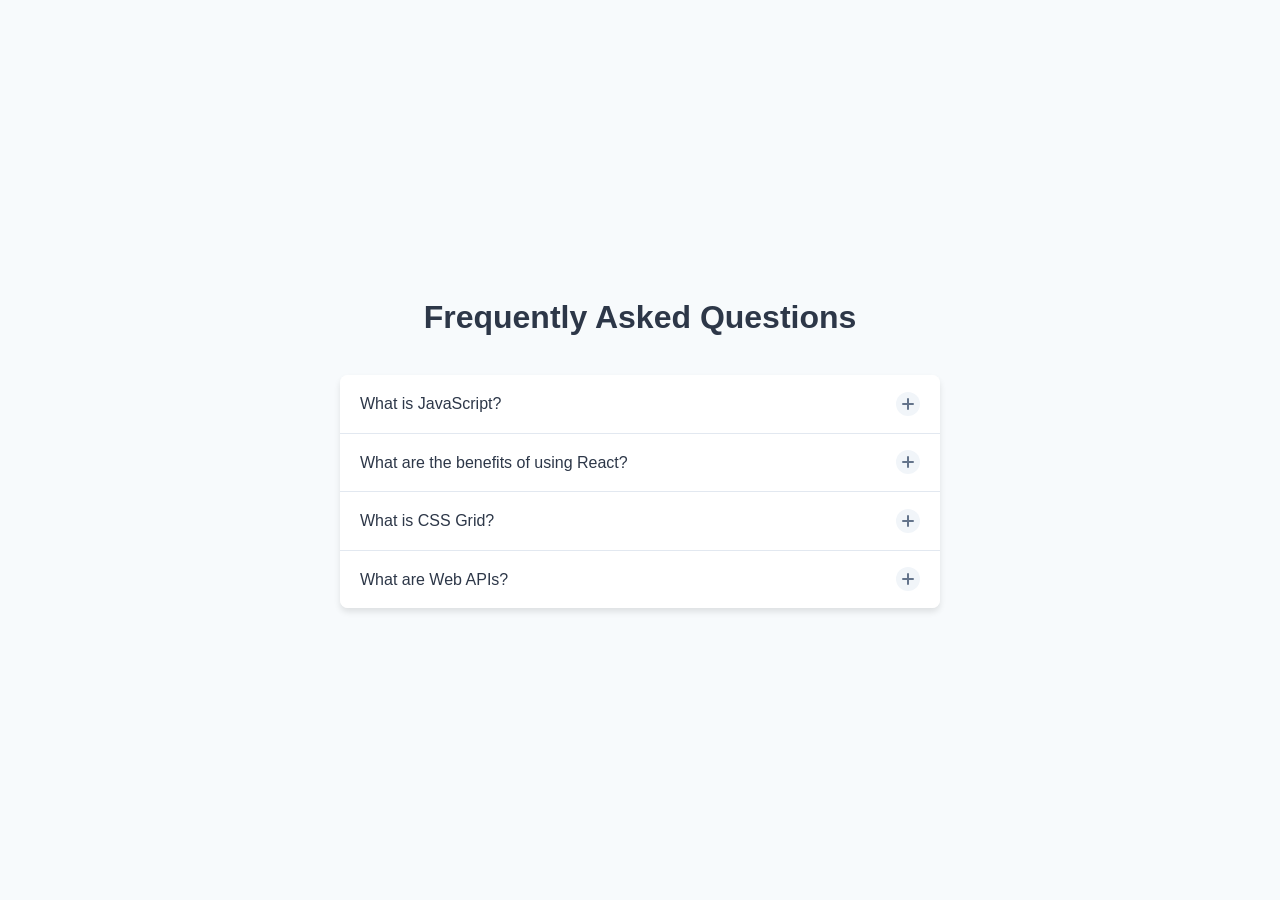
<file: accordian_component/index.html>
<!DOCTYPE html>
<html lang="en">
  <head>
    <meta charset="UTF-8" />
    <meta name="viewport" content="width=device-width, initial-scale=1.0" />
    <title>Accordion Component</title>
    <link rel="stylesheet" href="style.css" />
  </head>
  <body>
    <div class="container">
      <h1 class="title">Frequently Asked Questions</h1>
      <div class="accordion">
        <div class="accordion-item">
          <div class="accordion-header">
            <span class="accordion-title">What is JavaScript?</span>
            <span class="accordion-icon"></span>
          </div>
          <div class="accordion-content">
            <div class="accordion-body">
              JavaScript is a high-level, interpreted programming language that
              conforms to the ECMAScript specification. It is used to create
              interactive effects within web browsers, server-side development,
              mobile applications, and more.
            </div>
          </div>
        </div>

        <div class="accordion-item">
          <div class="accordion-header">
            <span class="accordion-title"
              >What are the benefits of using React?</span
            >
            <span class="accordion-icon"></span>
          </div>
          <div class="accordion-content">
            <div class="accordion-body">
              React offers several benefits including a virtual DOM for better
              performance, reusable components, unidirectional data flow, and a
              strong community. It makes building complex user interfaces more
              manageable and maintainable.
            </div>
          </div>
        </div>

        <div class="accordion-item">
          <div class="accordion-header">
            <span class="accordion-title">What is CSS Grid?</span>
            <span class="accordion-icon"></span>
          </div>
          <div class="accordion-content">
            <div class="accordion-body">
              CSS Grid is a powerful layout system that allows you to create
              two-dimensional grid-based layouts. It provides a more efficient
              way to arrange elements in rows and columns, making complex
              layouts easier to achieve.
            </div>
          </div>
        </div>

        <div class="accordion-item">
          <div class="accordion-header">
            <span class="accordion-title">What are Web APIs?</span>
            <span class="accordion-icon"></span>
          </div>
          <div class="accordion-content">
            <div class="accordion-body">
              Web APIs are programming interfaces for web browsers that provide
              additional functionality like DOM manipulation, geolocation,
              canvas drawing, and more. They allow JavaScript to interact with
              the browser and enhance web applications.
            </div>
          </div>
        </div>
      </div>
    </div>
    <script src="script.js"></script>
  </body>
</html>
</file>
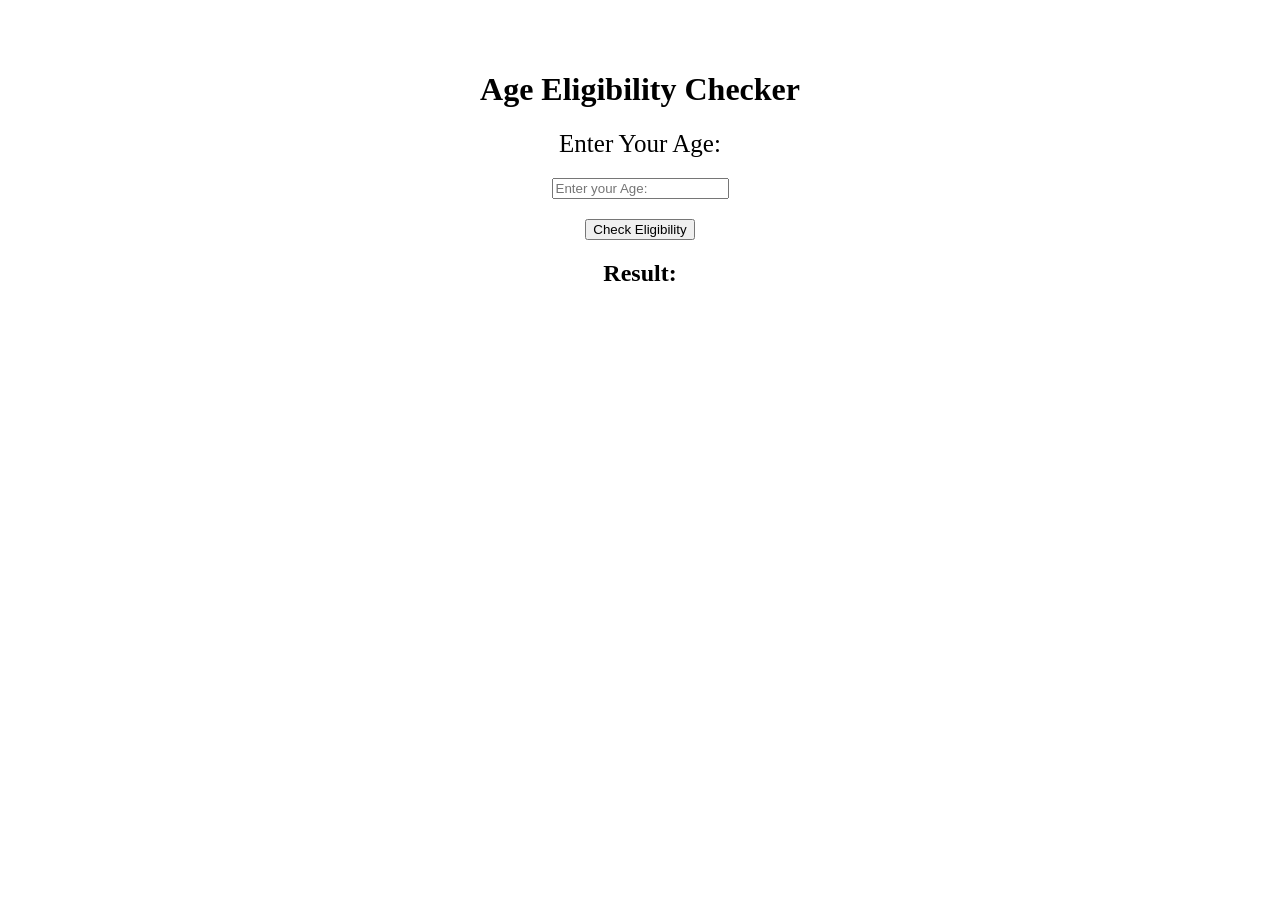
<file: Age_Checker/index.html>
<!DOCTYPE html>
<html lang="en">
<head>
    <meta charset="UTF-8">
    <meta name="viewport" content="width=device-width, initial-scale=1.0">
    <title>AGE CHECKER</title>
</head>
<style>
    body{
        display: flex;
        justify-content: center;
        flex-direction: column;
        align-items: center;
        margin: 50px;
        border: 5px;
    }
    input{
        margin: 20px;
    }
    label{
        font-size: 25px;
    }
</style>

<body>
    
    <h1>Age Eligibility Checker</h1>
    <label for="">Enter Your Age: </label>
    <input type="number" id="ageInput" placeholder="Enter your Age: ">
    <button id="checkButton">Check Eligibility</button>
    <h2>Result: </h2>
    <p id="result"></p>
    
    
    <script src="script.js" ></script>
    
</body>
</html>
</file>
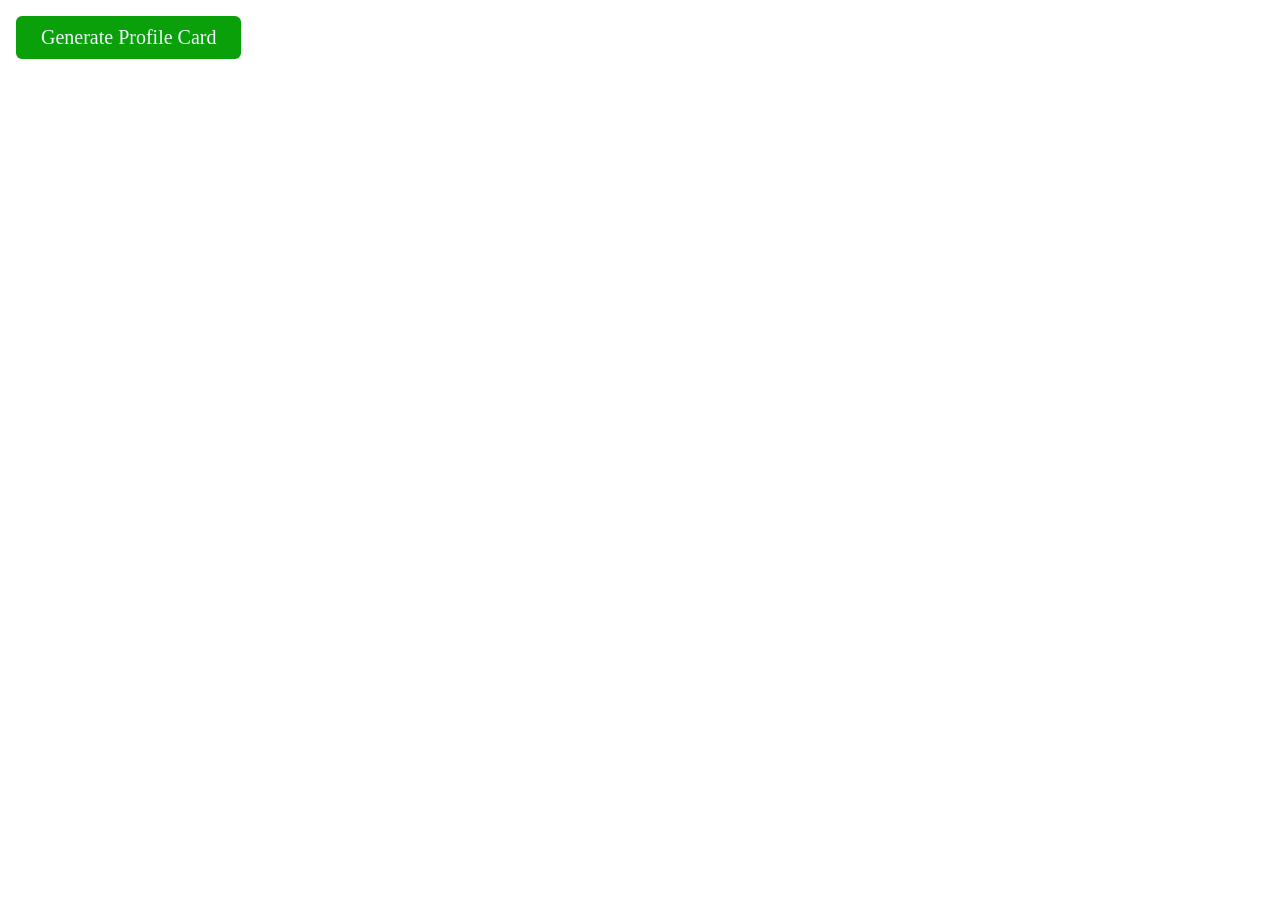
<file: Card_Generator/index.html>
<!DOCTYPE html>
<html lang="en">
<head>
    <meta charset="UTF-8">
    <meta name="viewport" content="width=device-width, initial-scale=1.0">
    <title>Card Generator</title>
</head>
<link rel="stylesheet" href="style.css">

<body>
    <div id="app"></div>
    <button id="generateBtn">Generate Profile Card</button>
    <script src="script.js"></script>
    
</body>
</html>
</file>
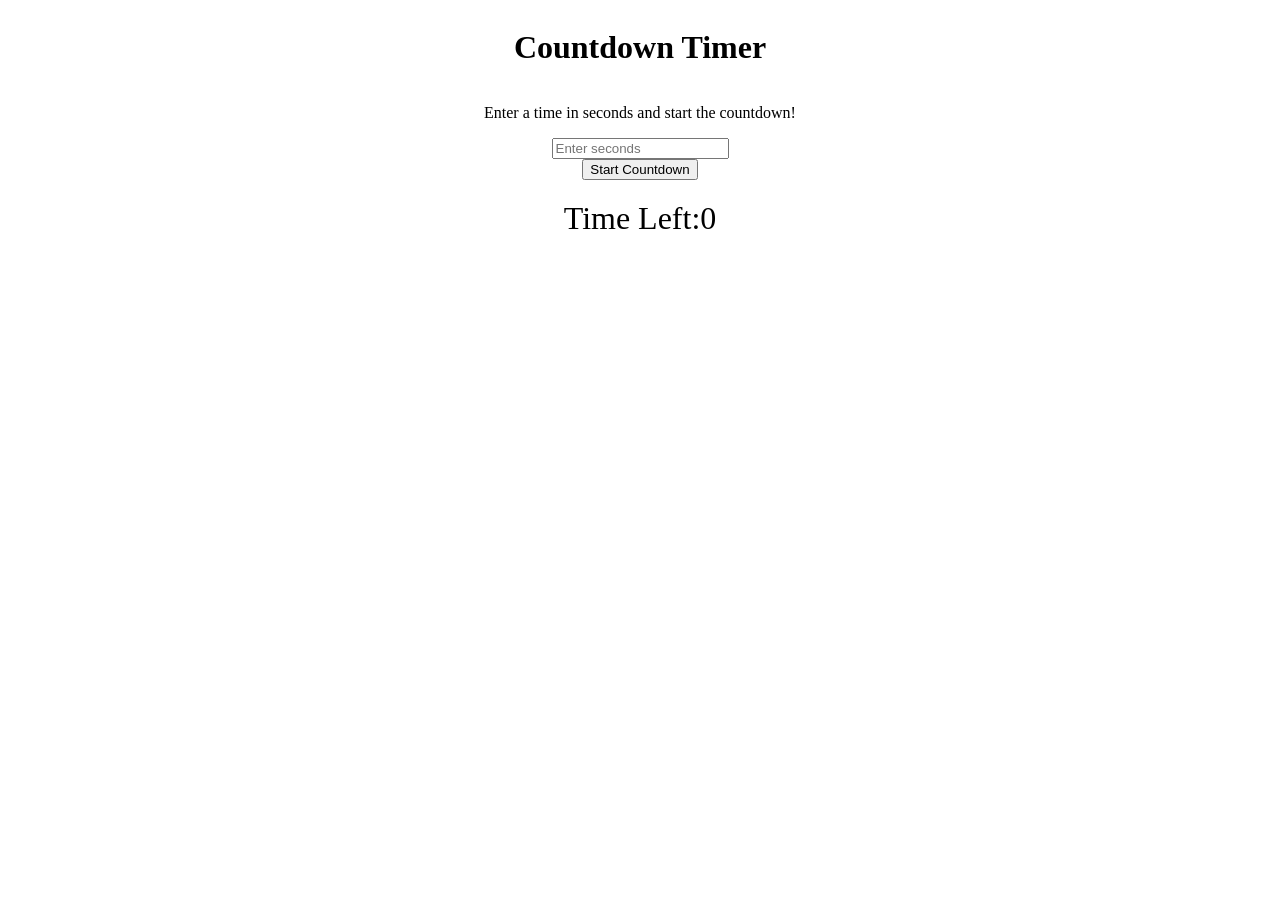
<file: Count_Down/index.html>
<!DOCTYPE html>
<html lang="en">
  <head>
    <meta charset="UTF-8" />
    <meta name="viewport" content="width=device-width, initial-scale=1.0" />
    <title>Count_Down</title>
    <style>
      body {
        display: flex;
        justify-content: center;
        flex-direction: column;
        align-items: center;
      }
      #timer {
        font-size: 2rem; 
        margin-top: 20px;
      }
    </style>
  </head>
  <body>
    <h1>Countdown Timer</h1>
    <p>Enter a time in seconds and start the countdown!</p>
    <input type="number" id="timeInput" placeholder="Enter seconds" min="1" />
    <button id="startBtn">Start Countdown</button>
    <p id="timer">Time Left:0</p>
    <script src="script.js"></script>
  </body>
</html>
</file>
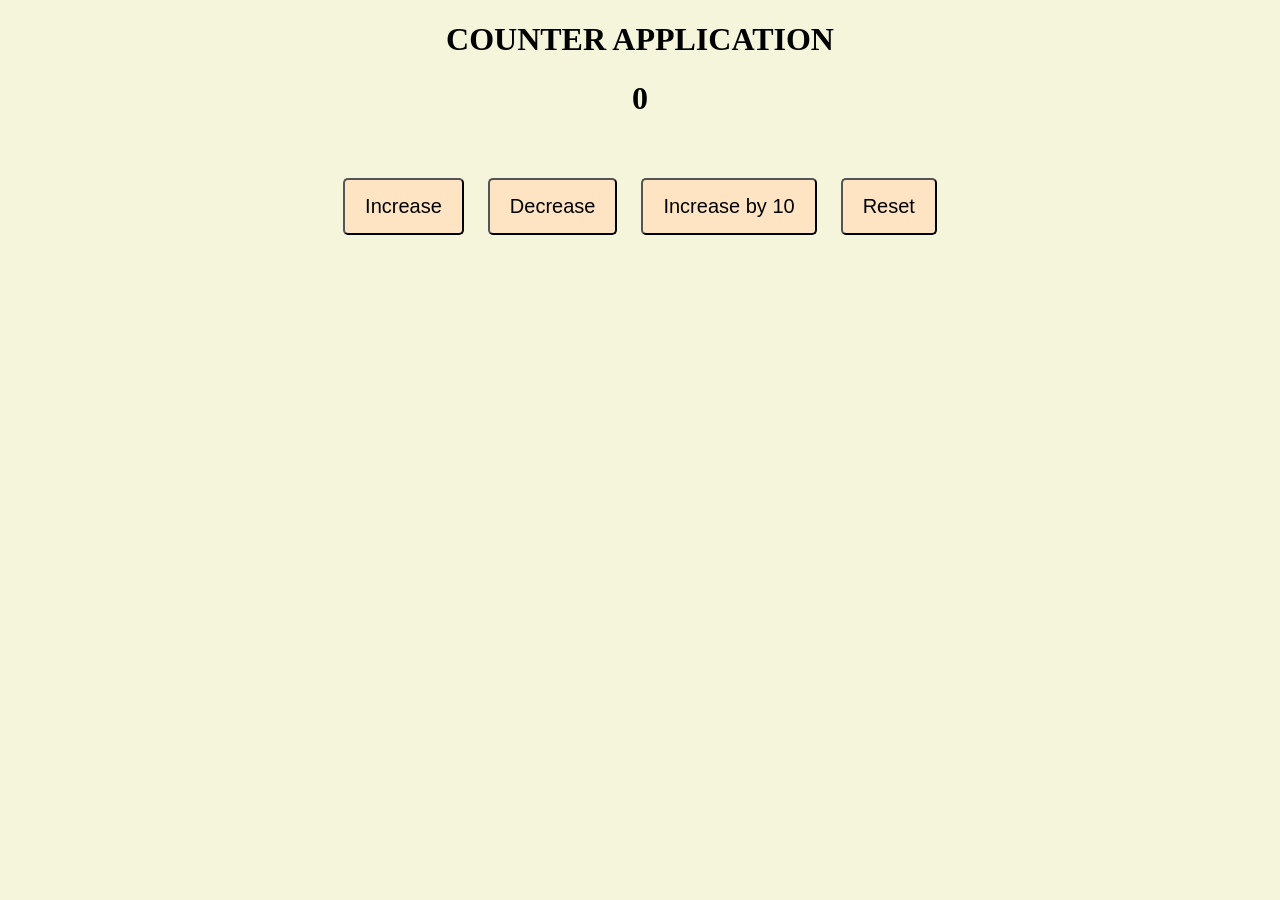
<file: Counter/index.html>
<!DOCTYPE html>
<html lang="en">
<head>
    <meta charset="UTF-8">
    <meta name="viewport" content="width=device-width, initial-scale=1.0">
    <title>Counter</title>
</head>
<style>
    body{
        background-color: beige;
        text-align: center;
    }

    button{
        border-radius: 5px;
        background-color: bisque;
        padding: 15px;
        margin: 10px;
        font-size: 20px;
        padding-left: 20px;
        padding-right: 20px;
        margin-top: 40px;
    }

</style>
<body>
    <h1>COUNTER APPLICATION</h1>
    <h1 class="counter">0</h1>

    <button class="increase">Increase</button>
    <button class="decrease">Decrease</button>
    <button class="increase10">Increase by 10</button>
    <button class="reset">Reset</button>

    
</body>
<script src="script.js"></script>
</html>
</file>
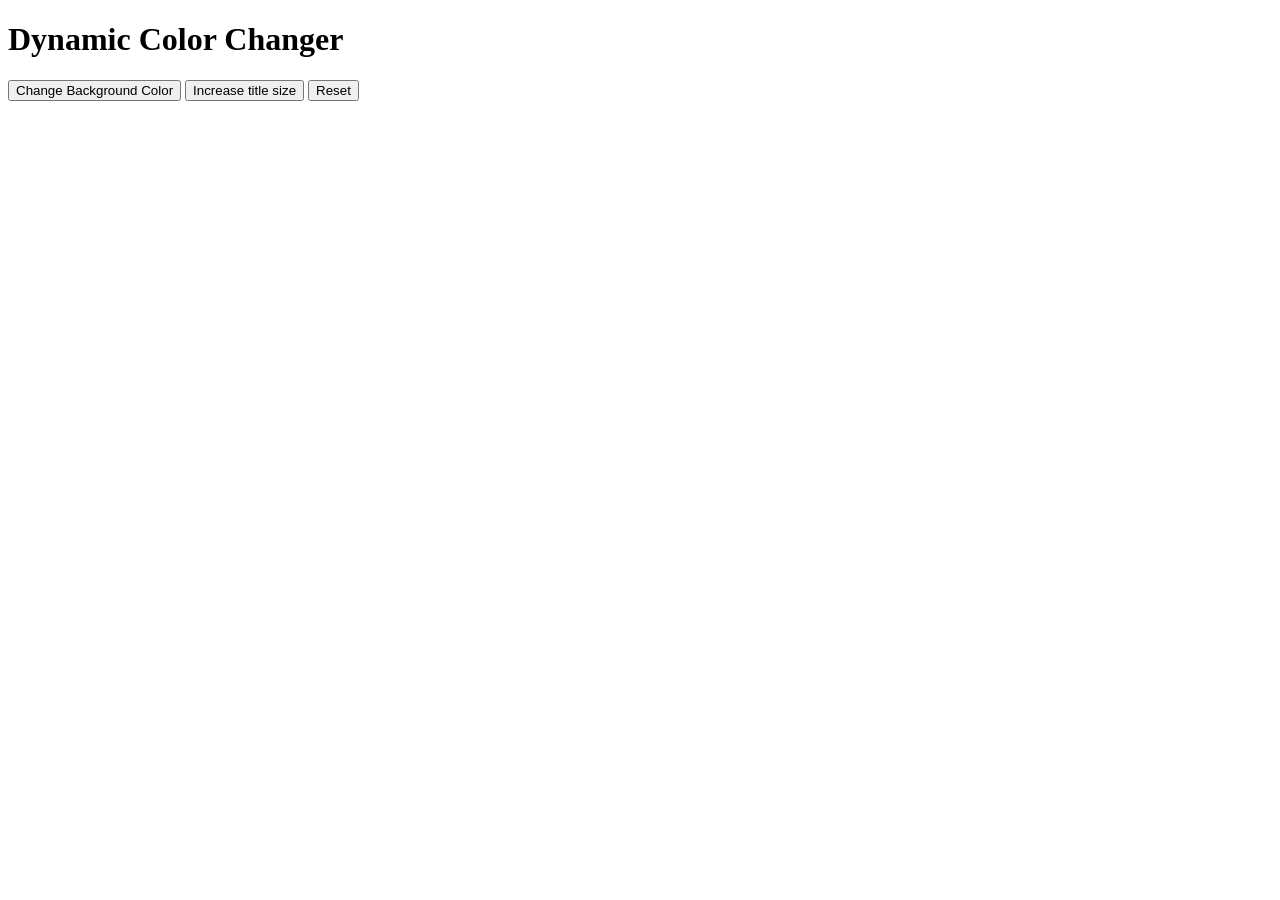
<file: Dynamic_Color_Changer/index.html>
<!DOCTYPE html>
<html lang="en">
<head>
    <meta charset="UTF-8">
    <meta name="viewport" content="width=device-width, initial-scale=1.0">
    <title>Document</title>
</head>
<body>
    <h1 class="title">Dynamic Color Changer</h1>
    <button class="btn1">Change Background Color</button>
    <button class="btn2">Increase title size</button>
    <button class="btn3">Reset</button>
    <script src="script.js"></script>
    
</body>
</html>
</file>
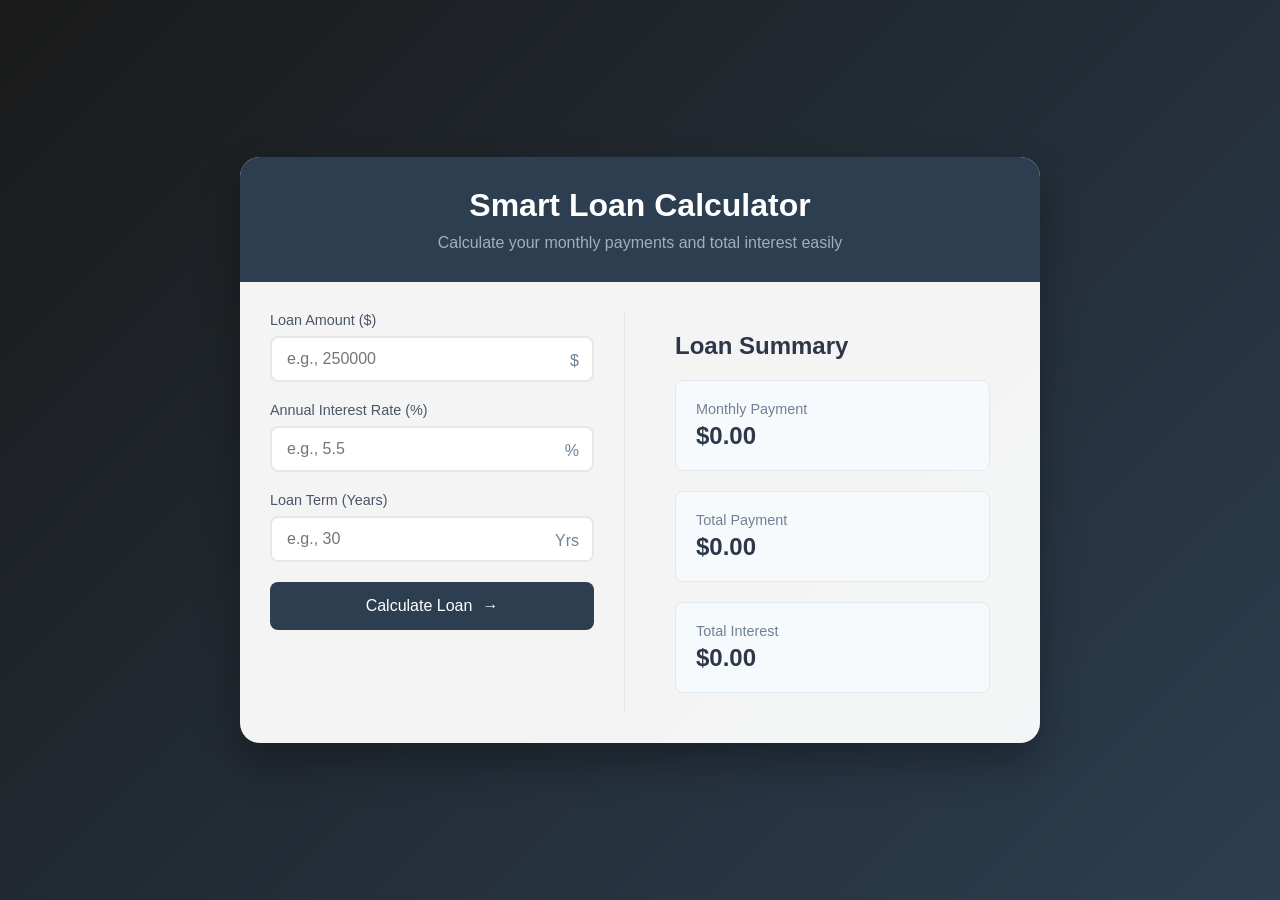
<file: Loan_Calculator/index.html>
<!DOCTYPE html>
<html lang="en">
  <head>
    <meta charset="UTF-8" />
    <meta name="viewport" content="width=device-width, initial-scale=1.0" />
    <title>Smart Loan Calculator</title>
    <link rel="stylesheet" href="style.css" />
  </head>
  <body>
    <div class="container">
      <div class="calculator">
        <div class="calculator-header">
          <h2>Smart Loan Calculator</h2>
          <p class="subtitle">
            Calculate your monthly payments and total interest easily
          </p>
        </div>

        <div class="calculator-body">
          <div class="input-section">
            <div class="input-group">
              <label for="amount">Loan Amount ($)</label>
              <input type="number" id="amount" placeholder="e.g., 250000" />
              <span class="input-icon">$</span>
            </div>
            <div class="input-group">
              <label for="interest">Annual Interest Rate (%)</label>
              <input
                type="number"
                id="interest"
                step="0.1"
                placeholder="e.g., 5.5"
              />
              <span class="input-icon">%</span>
            </div>
            <div class="input-group">
              <label for="years">Loan Term (Years)</label>
              <input type="number" id="years" placeholder="e.g., 30" />
              <span class="input-icon">Yrs</span>
            </div>
            <button id="calculateBtn">
              Calculate Loan <span class="button-icon">→</span>
            </button>
          </div>

          <div class="results" id="results">
            <h3>Loan Summary</h3>
            <div class="result-grid">
              <div class="result-item">
                <span class="result-label">Monthly Payment</span>
                <span class="result-value" id="monthly">$0.00</span>
              </div>
              <div class="result-item">
                <span class="result-label">Total Payment</span>
                <span class="result-value" id="total">$0.00</span>
              </div>
              <div class="result-item">
                <span class="result-label">Total Interest</span>
                <span class="result-value" id="totalInterest">$0.00</span>
              </div>
            </div>
          </div>
        </div>
      </div>
    </div>
    <script src="script.js"></script>
  </body>
</html>
</file>
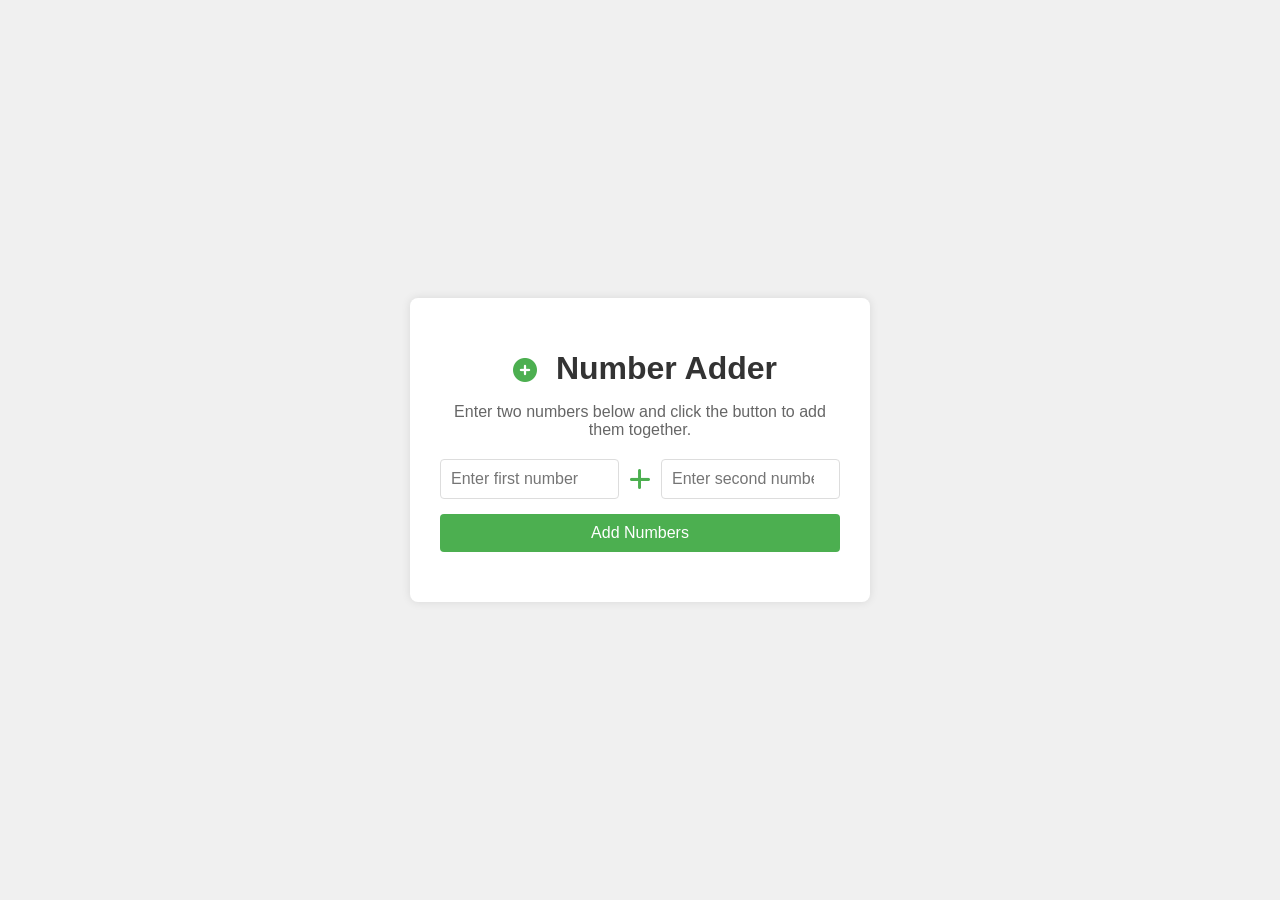
<file: Number Adder/index.html>
<!DOCTYPE html>
<html lang="en">
  <head>
    <meta charset="UTF-8" />
    <meta name="viewport" content="width=device-width, initial-scale=1.0" />
    <title>Number Adder</title>
    <link
      rel="stylesheet"
      href="https://cdnjs.cloudflare.com/ajax/libs/font-awesome/6.4.0/css/all.min.css"
    />
    <link rel="stylesheet" href="style.css" />
  </head>
  <body>
    <div class="container">
      <h1><i class="fas fa-plus-circle icon"></i> Number Adder</h1>
      <p>Enter two numbers below and click the button to add them together.</p>
      <div class="input-group">
        <input
          type="number"
          id="num1"
          placeholder="Enter first number"
          required
        />
        <i class="fas fa-plus icon"></i>
        <input
          type="number"
          id="num2"
          placeholder="Enter second number"
          required
        />
      </div>
      <button id="addButton">Add Numbers</button>
      <div id="result"></div>
    </div>
    <script src="script.js"></script>
  </body>
</html>
</file>
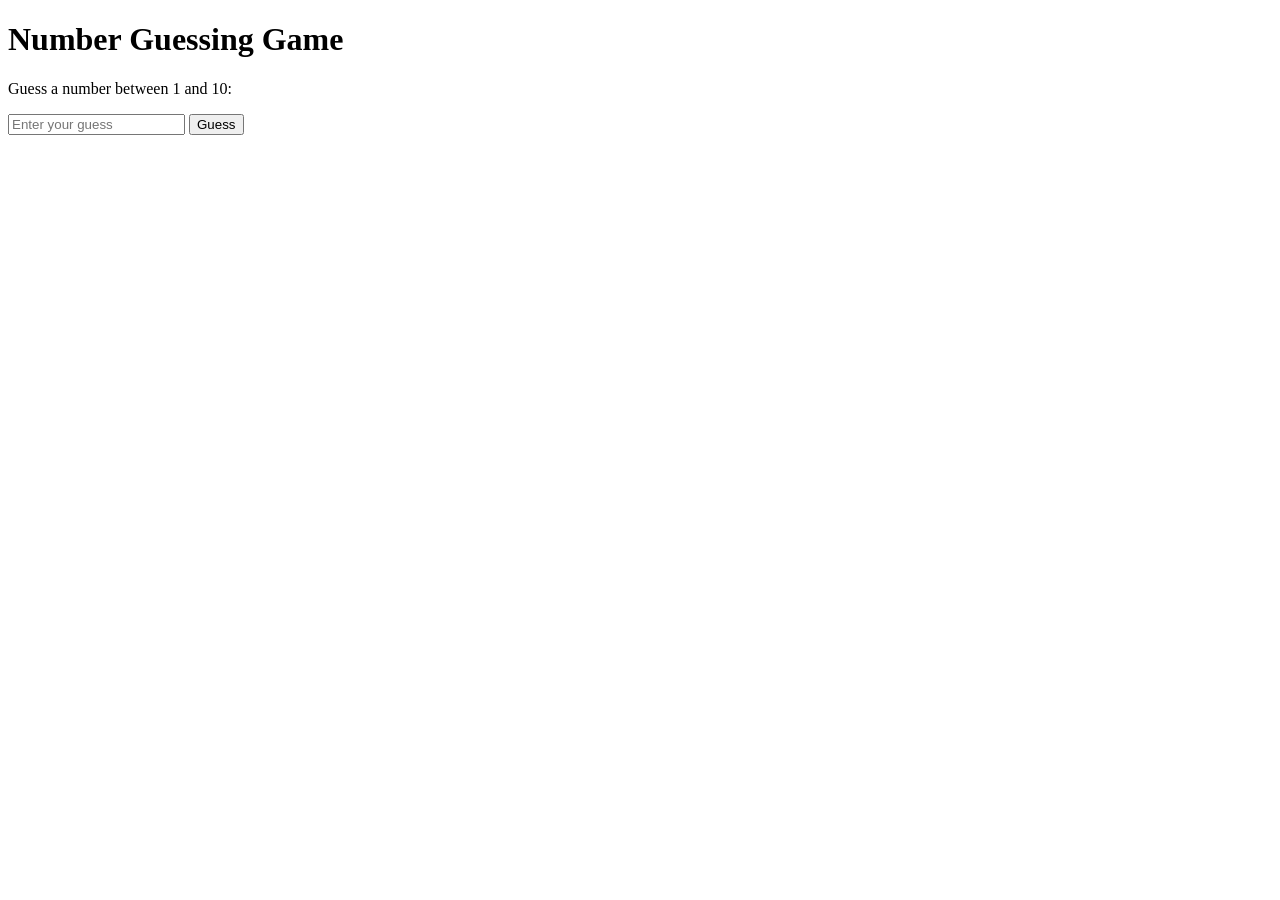
<file: Number_Guesser/index.html>
<!DOCTYPE html>
<html lang="en">
  <head>
    <meta charset="UTF-8" />
    <meta name="viewport" content="width=device-width, initial-scale=1.0" />
    <title>Number Guessing Game</title>
  </head>
  <body>
    <h1>Number Guessing Game</h1>
    <p>Guess a number between 1 and 10:</p>
    <input type="number" id="guessInput" placeholder="Enter your guess" />
    <button id="guessBtn">Guess</button>
    <p id="feedback"></p>
    <script src="script.js"></script>
  </body>
</html>
</file>
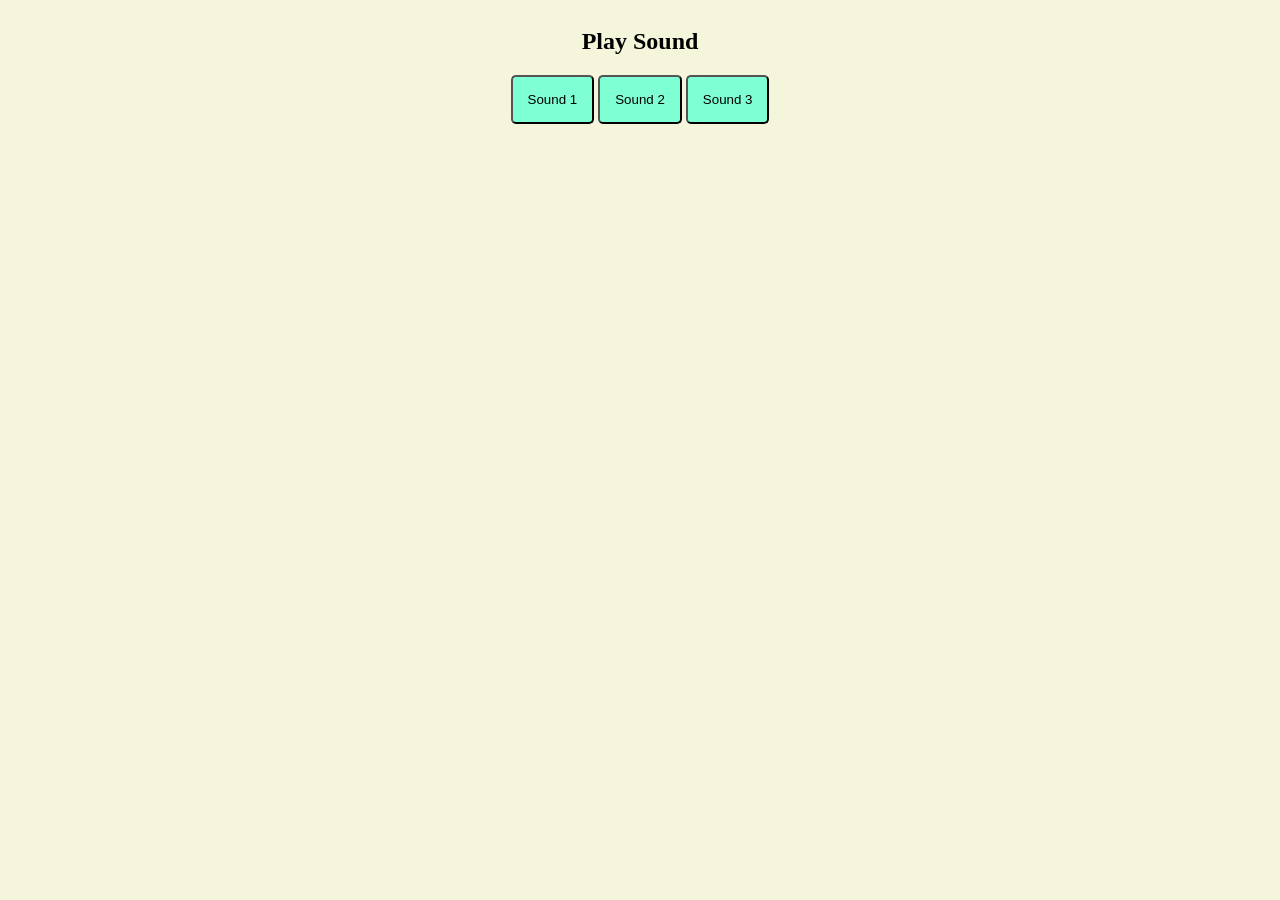
<file: Sound_Player/index.html>
<!DOCTYPE html>
<html lang="en">
<head>
    <meta charset="UTF-8">
    <meta name="viewport" content="width=device-width, initial-scale=1.0">
    <title>Sound Board</title>
</head>
<style>
    body{
        text-align: center;
        align-content: center;
        background-color: beige;
    }
    button{
        padding: 15px;
        background-color: aquamarine;

        border-radius: 5px;
    }
</style>
<body>
    <h2>Play Sound</h2>
    <button id="sound1">Sound 1</button>
    <button id="sound2">Sound 2</button>
    <button id="sound3">Sound 3</button>
    <script src="script.js"></script>
</body>
</html>
</file>
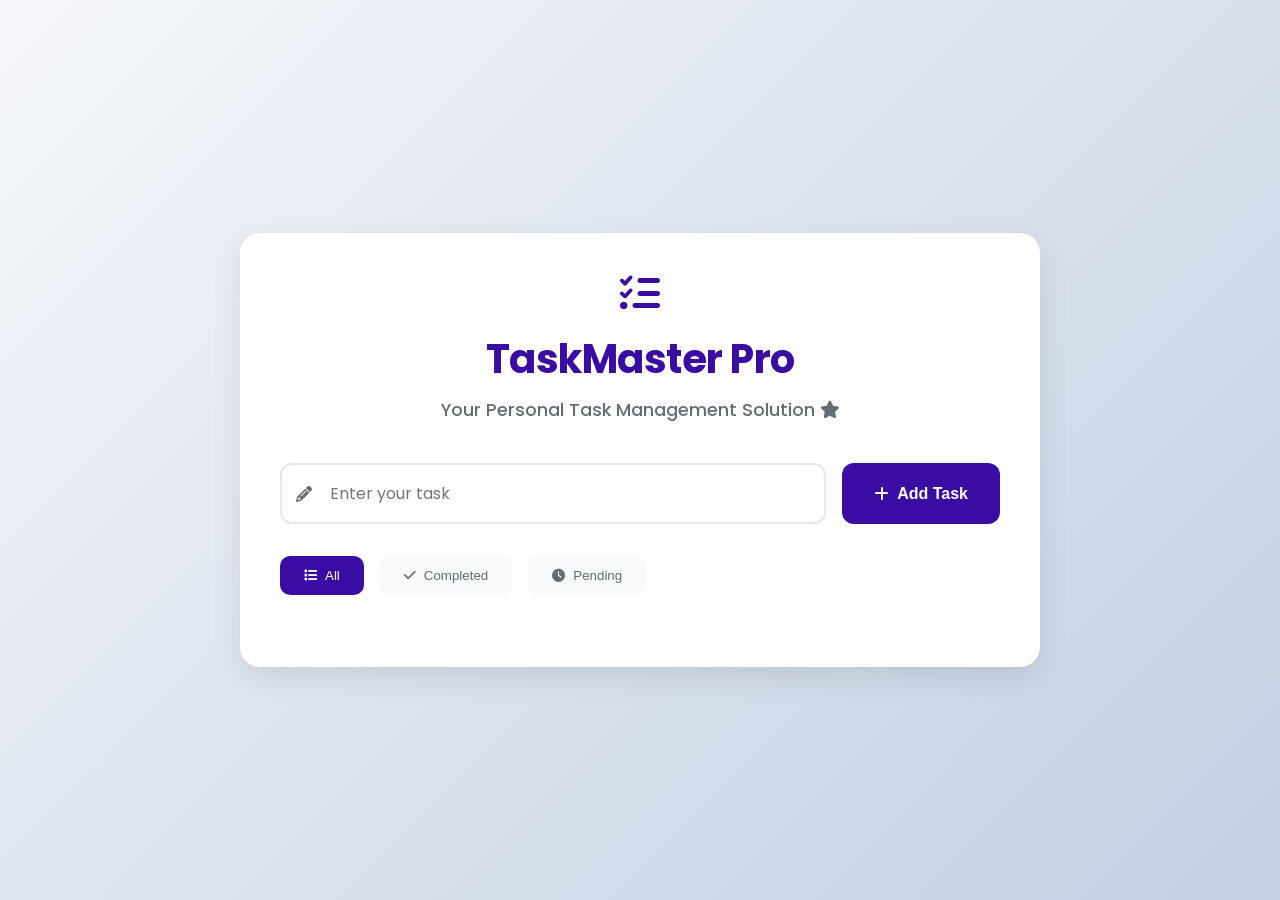
<file: task_manager/index.html>
<!DOCTYPE html>
<html lang="en">
  <head>
    <meta charset="UTF-8" />
    <meta name="viewport" content="width=device-width, initial-scale=1.0" />
    <title>TaskMaster Pro</title>
    <link
      rel="stylesheet"
      href="https://cdnjs.cloudflare.com/ajax/libs/font-awesome/6.5.1/css/all.min.css"
    />
    <link
      href="https://fonts.googleapis.com/css2?family=Poppins:wght@400;500;600;700&display=swap"
      rel="stylesheet"
    />
    <link rel="stylesheet" href="style.css" />
  </head> 
  <body>
    <div class="container">
      <div class="header">
        <i class="fas fa-tasks task-icon"></i>
        <h1>TaskMaster Pro</h1>
        <p class="subtitle">
          Your Personal Task Management Solution <i class="fas fa-star"></i>
        </p>
      </div>

      <div class="input-section">
        <div class="input-wrapper">
          <i class="fas fa-pencil input-icon"></i>
          <input type="text" id="todoInput" placeholder="Enter your task" />
        </div>
        <button id="addTodoBtn" class="add-btn">
          <i class="fas fa-plus"></i>
          <span>Add Task</span>
        </button>
      </div>

      <div class="filters">
        <button class="filter-btn active" data-filter="all">
          <i class="fas fa-list"></i> All
        </button>
        <button class="filter-btn" data-filter="completed">
          <i class="fas fa-check"></i> Completed
        </button>
        <button class="filter-btn" data-filter="pending">
          <i class="fas fa-clock"></i> Pending
        </button>
      </div>

      <ul id="todoList"></ul>
    </div>
    <script src="script.js"></script>
  </body>
</html>
</file>
<file: accordian_component/style.css>
* {
  margin: 0;
  padding: 0;
  box-sizing: border-box;
}

body {
  font-family: "Inter", -apple-system, sans-serif;
  line-height: 1.6;
  background: #f7fafc;
  min-height: 100vh;
  display: flex;
  justify-content: center;
  align-items: center;
  padding: 2rem;
}

.container {
  width: 100%;
  max-width: 600px;
}

.title {
  text-align: center;
  color: #2d3748;
  margin-bottom: 2rem;
}

.accordion {
  background: white;
  border-radius: 8px;
  box-shadow: 0 4px 6px rgba(0, 0, 0, 0.1);
  overflow: hidden;
}

.accordion-item {
  border-bottom: 1px solid #e2e8f0;
}

.accordion-item:last-child {
  border-bottom: none;
}

.accordion-header {
  padding: 1rem 1.25rem;
  display: flex;
  justify-content: space-between;
  align-items: center;
  cursor: pointer;
  background: white;
  transition: background-color 0.3s ease;
}

.accordion-header:hover {
  background: #f8fafc;
}

.accordion-title {
  font-weight: 500;
  color: #2d3748;
  font-size: 1rem;
}

.accordion-icon {
  width: 24px;
  height: 24px;
  border-radius: 50%;
  background: #f1f5f9;
  display: flex;
  align-items: center;
  justify-content: center;
  transition: transform 0.3s ease;
}

.accordion-icon::before,
.accordion-icon::after {
  content: "";
  position: absolute;
  background: #64748b;
  border-radius: 1px;
  transition: transform 0.3s ease;
}

.accordion-icon::before {
  width: 12px;
  height: 2px;
}

.accordion-icon::after {
  width: 2px;
  height: 12px;
}

.accordion-content {
  max-height: 0;
  overflow: hidden;
  transition: max-height 0.3s ease-out;
  background: white;
}

.accordion-body {
  padding: 0 1.25rem 1rem;
  color: #4a5568;
  font-size: 0.95rem;
}

.accordion-item.active .accordion-icon {
  transform: rotate(45deg);
  background: #e2e8f0;
}

.accordion-item.active .accordion-header {
  background: #f8fafc;
}

/* Animation for content */
@keyframes slideDown {
  from {
    opacity: 0;
    transform: translateY(-10px);
  }
  to {
    opacity: 1;
    transform: translateY(0);
  }
}

.accordion-content.active {
  animation: slideDown 0.3s ease-out;
}
</file>
<file: Card_Generator/style.css>
#generateBtn{
    background-color: rgb(9, 160, 9);
    border: none;
    border-radius: 6px;
    font-size: 20px;
    padding: 10px;
    padding-left: 25px;
    padding-right: 25px;
    margin: 8px;
    font-weight: 500;
    font-family: 'Times New Roman', Times, serif;
    color: aliceblue;
}
.profile-card{
    border-radius: 10px;
    border-color: bisque;
    padding: 30px;
    background-color: rgb(102, 102, 227);
    margin: 10px;
    display: flex;
    flex-direction: column;
    align-items: center;
    justify-content: center;
    
}
.profile-card img{
    border-radius: 50%;
    margin-bottom: 10px;
}
</file>
<file: Loan_Calculator/style.css>
* {
  margin: 0;
  padding: 0;
  box-sizing: border-box;
  font-family: "Inter", sans-serif;
}

.container {
  min-height: 100vh;
  background: linear-gradient(135deg, #1a1a1a, #2c3e50);
  display: flex;
  justify-content: center;
  align-items: center;
  padding: 20px;
}

.calculator {
  background: rgba(255, 255, 255, 0.95);
  border-radius: 20px;
  box-shadow: 0 20px 40px rgba(0, 0, 0, 0.3);
  width: 100%;
  max-width: 800px;
  overflow: hidden;
}

.calculator-header {
  background: #2c3e50;
  padding: 30px;
  text-align: center;
  color: white;
}

.calculator-header h2 {
  font-size: 2rem;
  margin-bottom: 10px;
}

.subtitle {
  color: #a0aec0;
  font-size: 1rem;
}

.calculator-body {
  padding: 30px;
  display: grid;
  grid-template-columns: 1fr 1fr;
  gap: 30px;
}

.input-section {
  padding-right: 30px;
  border-right: 1px solid #e2e8f0;
}

.input-group {
  margin-bottom: 20px;
  position: relative;
}

.input-group label {
  display: block;
  color: #4a5568;
  margin-bottom: 8px;
  font-size: 0.9rem;
  font-weight: 500;
}

.input-group input {
  width: 100%;
  padding: 12px 35px 12px 15px;
  border: 2px solid #e2e8f0;
  border-radius: 8px;
  font-size: 1rem;
  transition: all 0.3s ease;
}

.input-group input:focus {
  outline: none;
  border-color: #2c3e50;
  box-shadow: 0 0 0 3px rgba(44, 62, 80, 0.1);
}

.input-icon {
  position: absolute;
  right: 15px;
  top: 40px;
  color: #718096;
}

button {
  width: 100%;
  padding: 15px;
  background: #2c3e50;
  color: white;
  border: none;
  border-radius: 8px;
  font-size: 1rem;
  cursor: pointer;
  transition: all 0.3s ease;
  display: flex;
  align-items: center;
  justify-content: center;
  gap: 10px;
}

button:hover {
  background: #1a252f;
  transform: translateY(-2px);
}

.results {
  padding: 20px;
}

.results h3 {
  color: #2d3748;
  margin-bottom: 20px;
  font-size: 1.5rem;
}

.result-grid {
  display: grid;
  gap: 20px;
}

.result-item {
  background: #f7fafc;
  padding: 20px;
  border-radius: 8px;
  border: 1px solid #e2e8f0;
}

.result-label {
  display: block;
  color: #718096;
  font-size: 0.9rem;
  margin-bottom: 5px;
}

.result-value {
  display: block;
  color: #2d3748;
  font-size: 1.5rem;
  font-weight: bold;
}

@media (max-width: 768px) {
  .calculator-body {
    grid-template-columns: 1fr;
  }

  .input-section {
    padding-right: 0;
    border-right: none;
    border-bottom: 1px solid #e2e8f0;
    padding-bottom: 30px;
  }
}
</file>
<file: Number Adder/style.css>
body {
  font-family: Arial, sans-serif;
  display: flex;
  justify-content: center;
  align-items: center;
  height: 100vh;
  margin: 0;
  background-color: #f0f0f0;
}
.container {
  background-color: white;
  padding: 30px;
  border-radius: 8px;
  box-shadow: 0 0 10px rgba(0, 0, 0, 0.1);
  text-align: center;
  max-width: 400px;
  width: 100%;
}
h1 {
  color: #333;
  margin-bottom: 10px;
}
p {
  color: #666;
  margin-bottom: 20px;
}
.input-group {
  display: flex;
  justify-content: space-between;
  align-items: center;
  margin-bottom: 15px;
}
input {
  width: 45%;
  padding: 10px;
  border: 1px solid #ddd;
  border-radius: 4px;
  font-size: 16px;
}
button {
  width: 100%;
  padding: 10px;
  background-color: #4caf50;
  color: white;
  border: none;
  border-radius: 4px;
  cursor: pointer;
  font-size: 16px;
  transition: background-color 0.3s;
}
button:hover {
  background-color: #45a049;
}
#result {
  margin-top: 20px;
  font-weight: bold;
  font-size: 18px;
}
.icon {
  font-size: 24px;
  margin: 0 10px;
  color: #4caf50;
}
</file>
<file: task_manager/style.css>
:root {
  --primary-color: #3a0ca3;
  --primary-light: #4361ee;
  --primary-dark: #2f0582;
  --accent-color: #f72585;
  --bg-color: #f8f9fa;
  --card-bg: #ffffff;
  --text-primary: #2d3436;
  --text-secondary: #636e72;
}

* {
  margin: 0;
  padding: 0;
  box-sizing: border-box;
}

body {
  font-family: "Poppins", sans-serif;
  background-color: var(--bg-color);
  background-image: linear-gradient(135deg, #f5f7fa 0%, #c3cfe2 100%);
  min-height: 100vh;
  display: flex;
  justify-content: center;
  align-items: center;
  padding: 2rem;
}

.container {
  width: 90%;
  max-width: 800px;
  background-color: var(--card-bg);
  border-radius: 20px;
  padding: 2.5rem;
  box-shadow: 0 10px 30px rgba(0, 0, 0, 0.1);
}

.header {
  text-align: center;
  margin-bottom: 2.5rem;
}

.task-icon {
  font-size: 2.5rem;
  color: var(--primary-color);
  margin-bottom: 1rem;
}

h1 {
  color: var(--primary-color);
  font-size: 2.5rem;
  font-weight: 700;
  margin-bottom: 0.5rem;
  letter-spacing: -0.5px;
}

.subtitle {
  color: var(--text-secondary);
  font-size: 1.1rem;
  font-weight: 500;
}

.input-section {
  display: flex;
  gap: 1rem;
  margin-bottom: 2rem;
}

.input-wrapper {
  flex: 1;
  position: relative;
}

.input-icon {
  position: absolute;
  left: 1rem;
  top: 50%;
  transform: translateY(-50%);
  color: var(--text-secondary);
}

input {
  width: 100%;
  padding: 1rem 1rem 1rem 3rem;
  border: 2px solid #e2e8f0;
  border-radius: 12px;
  font-size: 1rem;
  font-family: inherit;
  transition: all 0.3s ease;
}

input:focus {
  outline: none;
  border-color: var(--primary-light);
  box-shadow: 0 0 0 4px rgba(67, 97, 238, 0.1);
}

.add-btn {
  display: flex;
  align-items: center;
  gap: 0.5rem;
  padding: 1rem 2rem;
  background-color: var(--primary-color);
  color: white;
  border: none;
  border-radius: 12px;
  cursor: pointer;
  font-size: 1rem;
  font-weight: 600;
  transition: all 0.3s ease;
}

.add-btn:hover {
  background-color: var(--primary-dark);
  transform: translateY(-2px);
}

.filters {
  display: flex;
  gap: 1rem;
  margin-bottom: 2rem;
}

.filter-btn {
  padding: 0.75rem 1.5rem;
  border: none;
  border-radius: 10px;
  background-color: #f8f9fa;
  color: var(--text-secondary);
  font-weight: 500;
  cursor: pointer;
  transition: all 0.3s ease;
  display: flex;
  align-items: center;
  gap: 0.5rem;
}

.filter-btn.active {
  background-color: var(--primary-color);
  color: white;
}

.filter-btn:hover:not(.active) {
  background-color: #e9ecef;
}

ul {
  list-style: none;
  display: flex;
  flex-direction: column;
  gap: 1rem;
}

li {
  background-color: #f8f9fa;
  border-radius: 16px;
  padding: 1.5rem;
  display: flex;
  justify-content: space-between;
  align-items: center;
  transition: all 0.3s ease;
}

li:hover {
  transform: translateX(5px);
  box-shadow: 0 4px 12px rgba(0, 0, 0, 0.05);
}

.todo-content {
  flex: 1;
}

.todo-text {
  font-size: 1.1rem;
  color: var(--text-primary);
}

.todo-actions {
  display: flex;
  gap: 0.75rem;
}

.action-btn {
  padding: 0.5rem;
  border: none;
  border-radius: 8px;
  cursor: pointer;
  transition: all 0.3s ease;
  display: flex;
  align-items: center;
  justify-content: center;
  width: 40px;
  height: 40px;
  color: white;
}

.complete-btn {
  background-color: #10b981;
}

.delete-btn {
  background-color: #ef4444;
}

.action-btn:hover {
  transform: translateY(-2px);
  filter: brightness(110%);
}

li.completed {
  background-color: #f1f5f9;
  opacity: 0.8;
}

li.completed .todo-text {
  text-decoration: line-through;
  color: #94a3b8;
}

@media (max-width: 768px) {
  .container {
    padding: 1.5rem;
  }

  .input-section {
    flex-direction: column;
  }

  .add-btn {
    width: 100%;
    justify-content: center;
  }

  .filters {
    flex-wrap: wrap;
  }

  .filter-btn {
    flex: 1;
    justify-content: center;
  }
}
</file>
